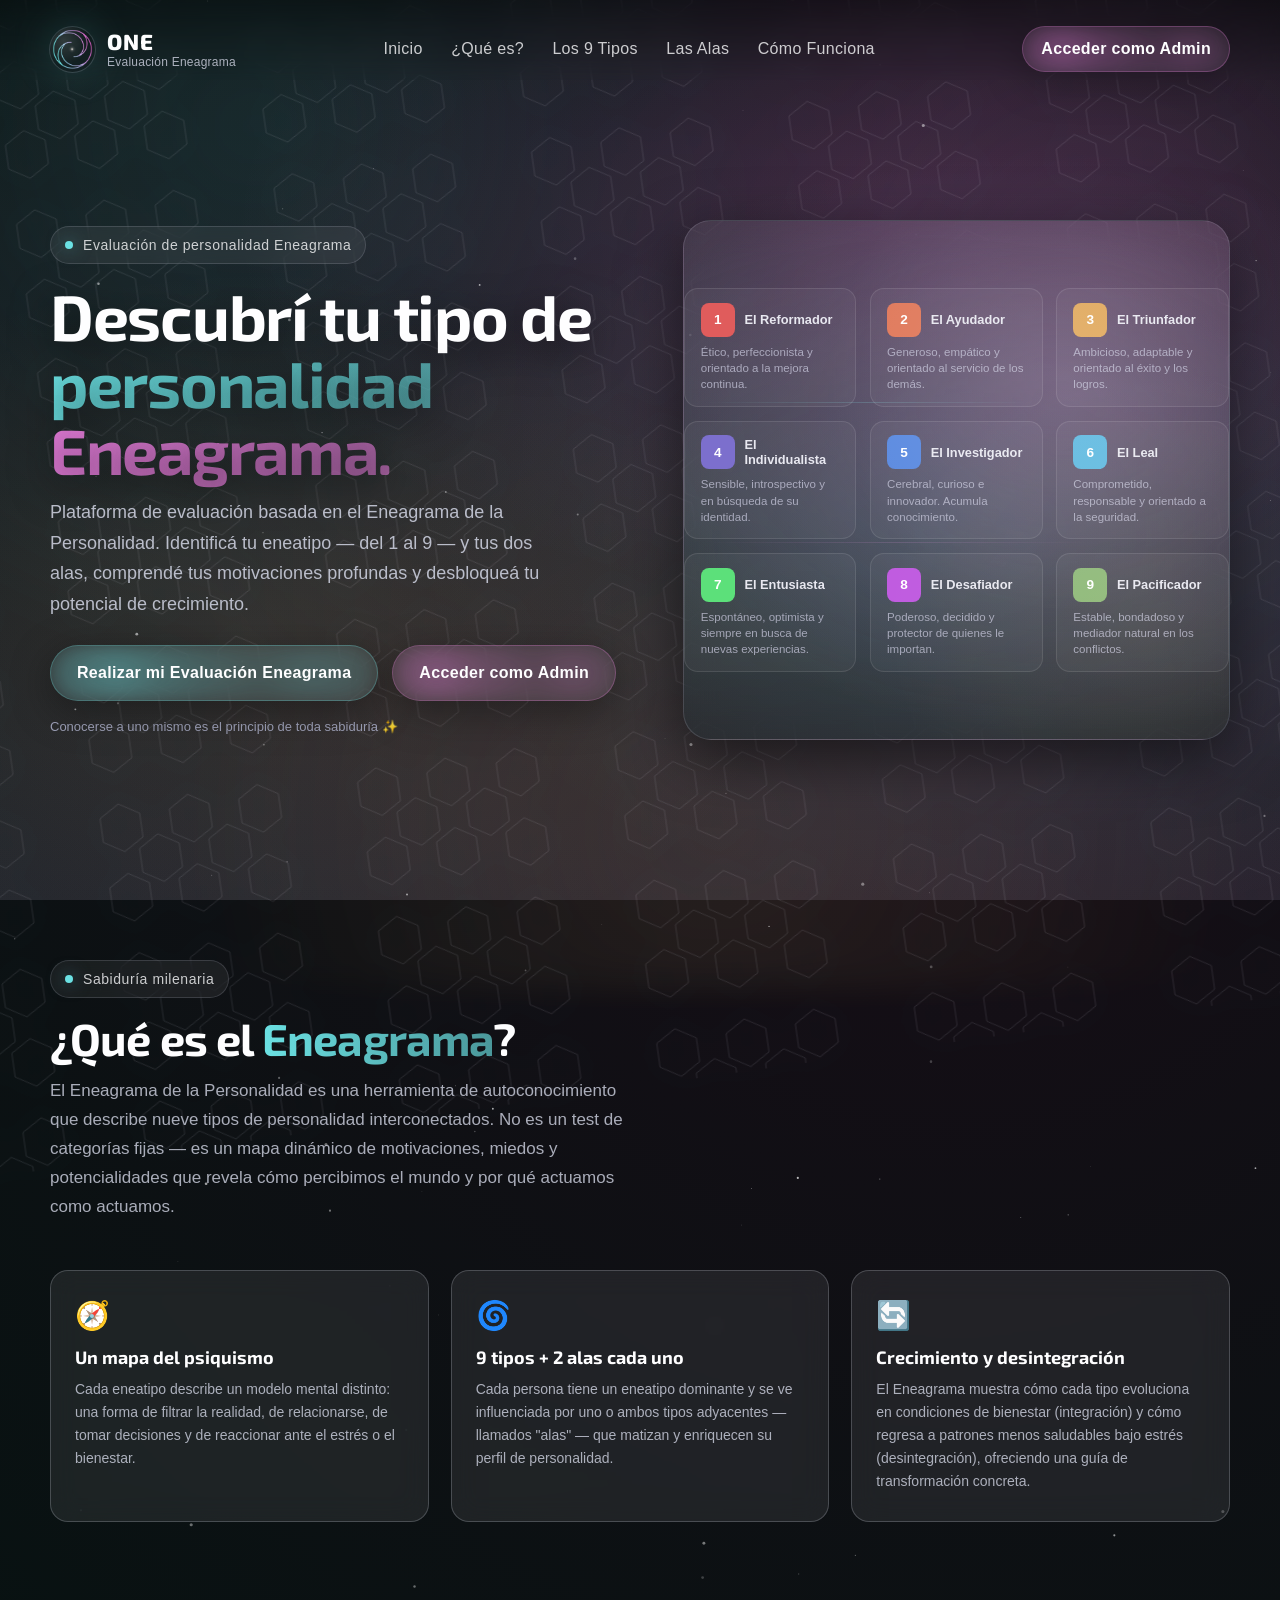
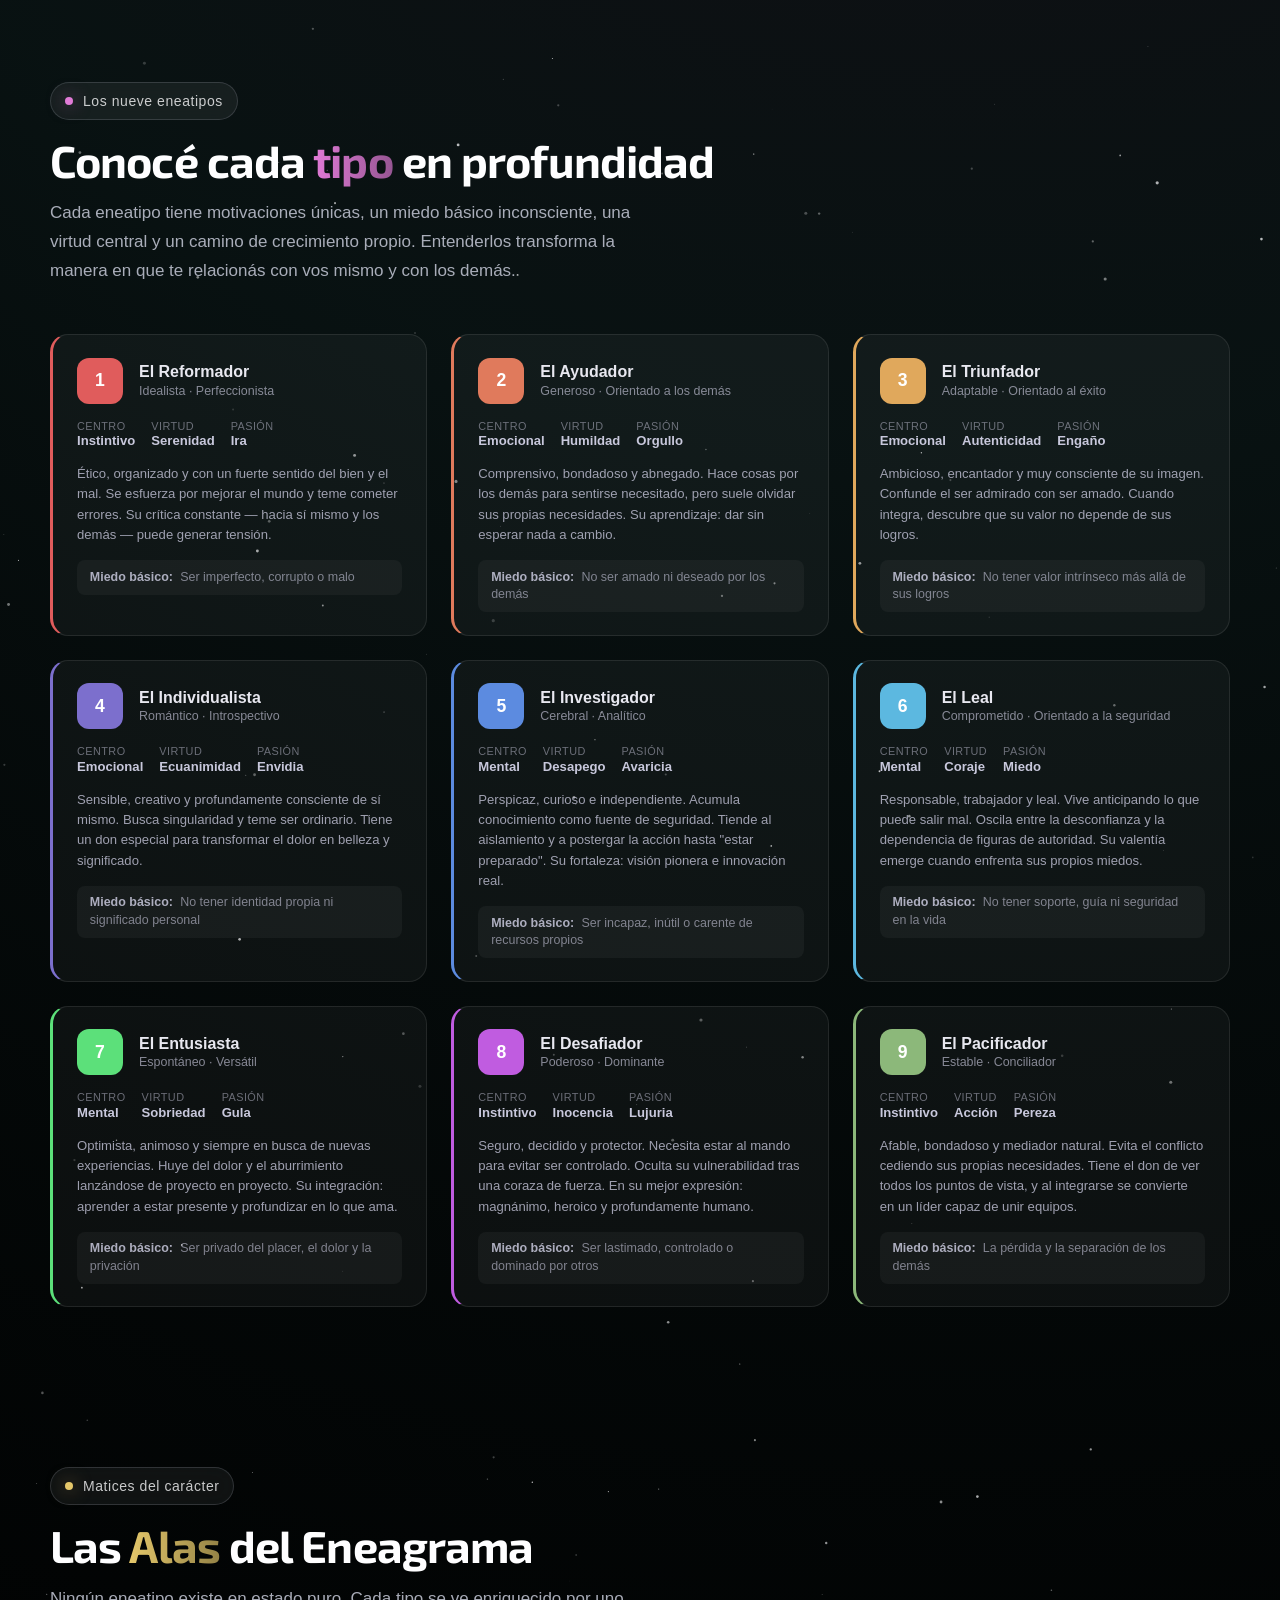
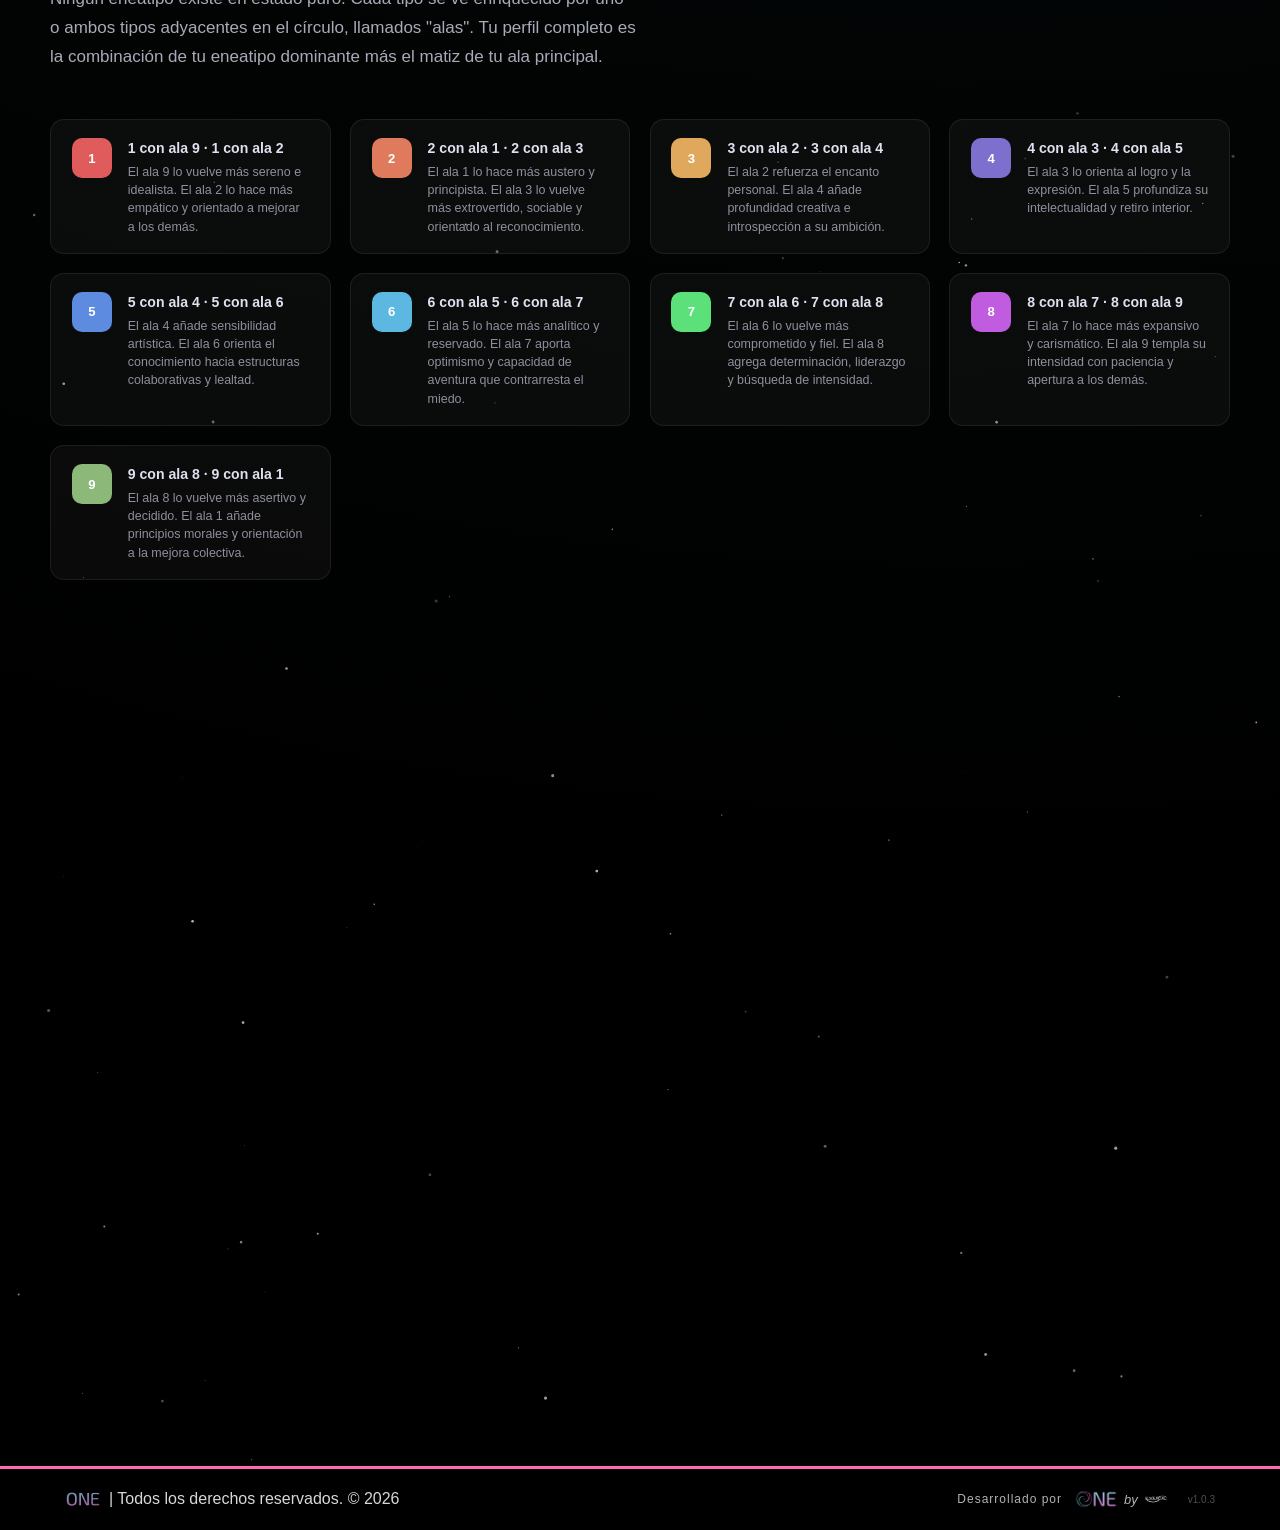
<file: index.html>
<!doctype html>
<html lang="es">
<head>
  <meta charset="utf-8" />
  <meta name="viewport" content="width=device-width, initial-scale=1" />
  <title>ONE — Plataforma de Evaluación Eneagrama</title>

  <!-- Favicon -->
  <link rel="icon" type="image/png" href="./img/favicon.png" sizes="32x32">
  <link rel="shortcut icon" href="./img/favicon.png" type="image/png">
  <link rel="apple-touch-icon" href="./img/favicon.png">

  <!-- EXO 2 -->
  <link rel="preconnect" href="https://fonts.googleapis.com">
  <link rel="preconnect" href="https://fonts.gstatic.com" crossorigin>
  <link href="https://fonts.googleapis.com/css2?family=Exo+2:wght@400;600;700;800&display=swap" rel="stylesheet">

  <!-- Estilos originales -->
  <link rel="stylesheet" href="./style.css">

  <!-- Scripts originales -->
  <script src="./Marca.js"></script>
  <script src="./js/auth.js"></script>
  <script src="./js/helpers.js"></script>

  <style>
    /* ── VARIABLES ENEAGRAMA ── */
    :root {
      --enea-1:  #e05c5c; /* Reformador   */
      --enea-2:  #e07a5c; /* Ayudador      */
      --enea-3:  #e0a85c; /* Triunfador    */
      --enea-4:  #7c6fcd; /* Individualista*/
      --enea-5:  #5c8be0; /* Investigador  */
      --enea-6:  #5cb8e0; /* Leal          */
      --enea-7:  #5ce07a; /* Entusiasta    */
      --enea-8:  #c05ce0; /* Desafiador    */
      --enea-9:  #8cb87a; /* Pacificador   */
      --grad-gold: linear-gradient(135deg, #f5c842, #e89a20);
    }

    /* Grilla de los 9 eneatipos en el hero */
    .enea-grid {
      display: grid;
      grid-template-columns: repeat(3, 1fr);
      gap: 0.85rem;
      width: 100%;
      max-width: 560px;
    }

    .enea-card {
      background: rgba(255,255,255,0.04);
      border: 1px solid rgba(255,255,255,0.10);
      border-radius: 14px;
      padding: 0.85rem 1rem;
      transition: transform .2s, box-shadow .2s;
      cursor: default;
    }
    .enea-card:hover {
      transform: translateY(-3px);
      box-shadow: 0 8px 28px rgba(0,0,0,.35);
    }

    .enea-top {
      display: flex;
      align-items: center;
      gap: 0.6rem;
      margin-bottom: 0.45rem;
    }

    .enea-ico {
      width: 34px;
      height: 34px;
      border-radius: 8px;
      display: flex;
      align-items: center;
      justify-content: center;
      font-weight: 800;
      font-size: .85rem;
      color: #fff;
      flex-shrink: 0;
    }

    /* Colores por número */
    .e1 { background: var(--enea-1); }
    .e2 { background: var(--enea-2); }
    .e3 { background: var(--enea-3); }
    .e4 { background: var(--enea-4); }
    .e5 { background: var(--enea-5); }
    .e6 { background: var(--enea-6); }
    .e7 { background: var(--enea-7); }
    .e8 { background: var(--enea-8); }
    .e9 { background: var(--enea-9); }

    .enea-title {
      font-size: .8rem;
      font-weight: 700;
      color: #e8e8f0;
      margin: 0;
      line-height: 1.2;
    }

    .enea-text {
      font-size: .72rem;
      color: rgba(200,200,220,.75);
      margin: 0;
      line-height: 1.4;
    }

    /* ── SECCIÓN TIPOS COMPLETA ── */
    .tipos-grid {
      display: grid;
      grid-template-columns: repeat(auto-fill, minmax(280px, 1fr));
      gap: 1.5rem;
      margin-top: 2.5rem;
    }

    .tipo-card {
      background: rgba(255,255,255,0.04);
      border: 1px solid rgba(255,255,255,0.09);
      border-radius: 18px;
      padding: 1.4rem 1.5rem;
      transition: transform .2s, box-shadow .2s;
    }
    .tipo-card:hover {
      transform: translateY(-4px);
      box-shadow: 0 12px 36px rgba(0,0,0,.4);
    }

    .tipo-header {
      display: flex;
      align-items: center;
      gap: 1rem;
      margin-bottom: 1rem;
    }

    .tipo-badge {
      width: 46px;
      height: 46px;
      border-radius: 12px;
      display: flex;
      align-items: center;
      justify-content: center;
      font-size: 1.1rem;
      font-weight: 800;
      color: #fff;
      flex-shrink: 0;
    }

    .tipo-name {
      font-size: 1rem;
      font-weight: 700;
      color: #e8e8f0;
      margin: 0 0 .15rem;
    }

    .tipo-aka {
      font-size: .78rem;
      color: rgba(200,200,220,.65);
      margin: 0;
    }

    .tipo-stats {
      display: flex;
      gap: 1rem;
      margin-bottom: 1rem;
    }

    .tipo-stat {
      display: flex;
      flex-direction: column;
      gap: .1rem;
    }

    .stat-label {
      font-size: .68rem;
      color: rgba(200,200,220,.5);
      text-transform: uppercase;
      letter-spacing: .04em;
    }

    .stat-val {
      font-size: .82rem;
      font-weight: 600;
      color: #c8c8dc;
    }

    .tipo-desc {
      font-size: .82rem;
      color: rgba(200,200,220,.78);
      line-height: 1.55;
      margin: 0 0 .9rem;
    }

    .tipo-fear {
      font-size: .78rem;
      color: rgba(200,200,220,.6);
      background: rgba(255,255,255,.04);
      border-radius: 8px;
      padding: .55rem .8rem;
      line-height: 1.4;
    }

    .tipo-fear .fear-label {
      font-weight: 700;
      color: rgba(200,200,220,.85);
      margin-right: .3em;
    }

    /* Colores borde lateral por tipo */
    .tipo-card.t1 { border-left: 3px solid var(--enea-1); }
    .tipo-card.t2 { border-left: 3px solid var(--enea-2); }
    .tipo-card.t3 { border-left: 3px solid var(--enea-3); }
    .tipo-card.t4 { border-left: 3px solid var(--enea-4); }
    .tipo-card.t5 { border-left: 3px solid var(--enea-5); }
    .tipo-card.t6 { border-left: 3px solid var(--enea-6); }
    .tipo-card.t7 { border-left: 3px solid var(--enea-7); }
    .tipo-card.t8 { border-left: 3px solid var(--enea-8); }
    .tipo-card.t9 { border-left: 3px solid var(--enea-9); }

    /* ── ALAS ── */
    .alas-grid {
      display: grid;
      grid-template-columns: repeat(auto-fill, minmax(260px, 1fr));
      gap: 1.2rem;
      margin-top: 2rem;
    }

    .ala-card {
      background: rgba(255,255,255,0.04);
      border: 1px solid rgba(255,255,255,0.08);
      border-radius: 14px;
      padding: 1.1rem 1.3rem;
      display: flex;
      gap: 1rem;
      align-items: flex-start;
    }

    .ala-badge {
      width: 40px;
      height: 40px;
      border-radius: 10px;
      display: flex;
      align-items: center;
      justify-content: center;
      font-size: .82rem;
      font-weight: 800;
      color: #fff;
      flex-shrink: 0;
    }

    .ala-info .ala-name {
      font-size: .88rem;
      font-weight: 700;
      color: #e0e0f0;
      margin: 0 0 .3rem;
    }

    .ala-info p {
      font-size: .78rem;
      color: rgba(200,200,220,.7);
      margin: 0;
      line-height: 1.45;
    }

    /* responsive hero grid */
    @media (max-width: 640px) {
      .enea-grid {
        grid-template-columns: repeat(2, 1fr);
      }
    }
  </style>
</head>

<body>
  <!-- Background (idéntico al original) -->
  <div class="bg" aria-hidden="true">
    <canvas id="stars"></canvas>
    <div class="hex"></div>
  </div>

  <div class="wrap">

    <!-- ══════════════════════════════════════
         HEADER
         ══════════════════════════════════════ -->
    <header id="header">
      <div class="nav">
        <div class="brand" aria-label="Marca ONE">
          <div class="mark" aria-hidden="true"></div>
          <div>
            <div class="name">ONE</div>
            <span class="sub">Evaluación Eneagrama</span>
          </div>
        </div>

        <nav aria-label="Navegación principal">
          <a href="#inicio">Inicio</a>
          <a href="#que-es">¿Qué es?</a>
          <a href="#los-9-tipos">Los 9 Tipos</a>
          <a href="#alas">Las Alas</a>
          <a href="#como-funciona">Cómo Funciona</a>
        </nav>

        <div class="header-cta">
          <a class="btn-link" onclick="openLoginModal('admin')" href="#"><span>Acceder como Admin</span></a>
        </div>
      </div>
    </header>

    <!-- ══════════════════════════════════════
         HERO
         ══════════════════════════════════════ -->
    <main>
      <section class="hero" id="inicio">
        <div class="copy">
          <div class="eyebrow">
            <span class="dot" aria-hidden="true"></span>
            Evaluación de personalidad Eneagrama
          </div>

          <h1>
            Descubrí tu tipo de<br />
            <span class="grad-cyan">personalidad</span> <span class="grad-pink">Eneagrama.</span>
          </h1>

          <p class="lead">
            Plataforma de evaluación basada en el Eneagrama de la Personalidad.
            Identificá tu eneatipo — del 1 al 9 — y tus dos alas, comprendé tus
            motivaciones profundas y desbloqueá tu potencial de crecimiento.
          </p>

          <div class="cta">
            <a class="btn primary" onclick="openLoginModal('user')" href="#"><span>Realizar mi Evaluación Eneagrama</span></a>
            <a class="btn secondary" onclick="openLoginModal('admin')" href="#"><span>Acceder como Admin</span></a>
          </div>

          <div class="hint">
            Conocerse a uno mismo es el principio de toda sabiduría ✨
          </div>
        </div>

        <div class="visual" id="visual">
          <div class="hud" aria-hidden="true"></div>

          <div class="enea-grid">
            <!-- Tipo 1 -->
            <article class="enea-card">
              <div class="enea-top">
                <div class="enea-ico e1" aria-hidden="true">1</div>
                <h3 class="enea-title">El Reformador</h3>
              </div>
              <p class="enea-text">Ético, perfeccionista y orientado a la mejora continua.</p>
            </article>

            <!-- Tipo 2 -->
            <article class="enea-card">
              <div class="enea-top">
                <div class="enea-ico e2" aria-hidden="true">2</div>
                <h3 class="enea-title">El Ayudador</h3>
              </div>
              <p class="enea-text">Generoso, empático y orientado al servicio de los demás.</p>
            </article>

            <!-- Tipo 3 -->
            <article class="enea-card">
              <div class="enea-top">
                <div class="enea-ico e3" aria-hidden="true">3</div>
                <h3 class="enea-title">El Triunfador</h3>
              </div>
              <p class="enea-text">Ambicioso, adaptable y orientado al éxito y los logros.</p>
            </article>

            <!-- Tipo 4 -->
            <article class="enea-card">
              <div class="enea-top">
                <div class="enea-ico e4" aria-hidden="true">4</div>
                <h3 class="enea-title">El Individualista</h3>
              </div>
              <p class="enea-text">Sensible, introspectivo y en búsqueda de su identidad.</p>
            </article>

            <!-- Tipo 5 -->
            <article class="enea-card">
              <div class="enea-top">
                <div class="enea-ico e5" aria-hidden="true">5</div>
                <h3 class="enea-title">El Investigador</h3>
              </div>
              <p class="enea-text">Cerebral, curioso e innovador. Acumula conocimiento.</p>
            </article>

            <!-- Tipo 6 -->
            <article class="enea-card">
              <div class="enea-top">
                <div class="enea-ico e6" aria-hidden="true">6</div>
                <h3 class="enea-title">El Leal</h3>
              </div>
              <p class="enea-text">Comprometido, responsable y orientado a la seguridad.</p>
            </article>

            <!-- Tipo 7 -->
            <article class="enea-card">
              <div class="enea-top">
                <div class="enea-ico e7" aria-hidden="true">7</div>
                <h3 class="enea-title">El Entusiasta</h3>
              </div>
              <p class="enea-text">Espontáneo, optimista y siempre en busca de nuevas experiencias.</p>
            </article>

            <!-- Tipo 8 -->
            <article class="enea-card">
              <div class="enea-top">
                <div class="enea-ico e8" aria-hidden="true">8</div>
                <h3 class="enea-title">El Desafiador</h3>
              </div>
              <p class="enea-text">Poderoso, decidido y protector de quienes le importan.</p>
            </article>

            <!-- Tipo 9 -->
            <article class="enea-card">
              <div class="enea-top">
                <div class="enea-ico e9" aria-hidden="true">9</div>
                <h3 class="enea-title">El Pacificador</h3>
              </div>
              <p class="enea-text">Estable, bondadoso y mediador natural en los conflictos.</p>
            </article>
          </div>
        </div>
      </section>

      <!-- ══════════════════════════════════════
           SECCIÓN: ¿QUÉ ES EL ENEAGRAMA?
           ══════════════════════════════════════ -->
      <section class="section" id="que-es">
        <div class="section-container">
          <div class="section-header">
            <div class="eyebrow">
              <span class="dot" aria-hidden="true"></span>
              Sabiduría milenaria
            </div>
            <h2 class="section-title">
              ¿Qué es el <span class="grad-cyan">Eneagrama</span>?
            </h2>
            <p class="section-lead">
              El Eneagrama de la Personalidad es una herramienta de autoconocimiento que
              describe nueve tipos de personalidad interconectados. No es un test de
              categorías fijas — es un mapa dinámico de motivaciones, miedos y potencialidades
              que revela cómo percibimos el mundo y por qué actuamos como actuamos.
            </p>
          </div>

          <div class="info-grid">
            <article class="info-card">
              <div class="info-icon">🧭</div>
              <h3 class="info-title">Un mapa del psiquismo</h3>
              <p class="info-text">
                Cada eneatipo describe un modelo mental distinto: una forma de filtrar
                la realidad, de relacionarse, de tomar decisiones y de reaccionar ante
                el estrés o el bienestar.
              </p>
            </article>

            <article class="info-card">
              <div class="info-icon">🌀</div>
              <h3 class="info-title">9 tipos + 2 alas cada uno</h3>
              <p class="info-text">
                Cada persona tiene un eneatipo dominante y se ve influenciada por uno o
                ambos tipos adyacentes — llamados "alas" — que matizan y enriquecen su
                perfil de personalidad.
              </p>
            </article>

            <article class="info-card">
              <div class="info-icon">🔄</div>
              <h3 class="info-title">Crecimiento y desintegración</h3>
              <p class="info-text">
                El Eneagrama muestra cómo cada tipo evoluciona en condiciones de bienestar
                (integración) y cómo regresa a patrones menos saludables bajo estrés
                (desintegración), ofreciendo una guía de transformación concreta.
              </p>
            </article>
          </div>
        </div>
      </section>

      <!-- ══════════════════════════════════════
           SECCIÓN: LOS 9 TIPOS
           ══════════════════════════════════════ -->
      <section class="section" id="los-9-tipos">
        <div class="section-container">
          <div class="section-header">
            <div class="eyebrow">
              <span class="dot dot-pink" aria-hidden="true"></span>
              Los nueve eneatipos
            </div>
            <h2 class="section-title">
              Conocé cada <span class="grad-pink">tipo</span> en profundidad
            </h2>
            <p class="section-lead">
              Cada eneatipo tiene motivaciones únicas, un miedo básico inconsciente,
              una virtud central y un camino de crecimiento propio.
              Entenderlos transforma la manera en que te relacionás con vos mismo y con los demás.
            </p>
          </div>

          <div class="tipos-grid">

            <!-- TIPO 1 -->
            <article class="tipo-card t1">
              <div class="tipo-header">
                <div class="tipo-badge e1">1</div>
                <div>
                  <h3 class="tipo-name">El Reformador</h3>
                  <p class="tipo-aka">Idealista · Perfeccionista</p>
                </div>
              </div>
              <div class="tipo-stats">
                <div class="tipo-stat">
                  <span class="stat-label">Centro</span>
                  <span class="stat-val">Instintivo</span>
                </div>
                <div class="tipo-stat">
                  <span class="stat-label">Virtud</span>
                  <span class="stat-val">Serenidad</span>
                </div>
                <div class="tipo-stat">
                  <span class="stat-label">Pasión</span>
                  <span class="stat-val">Ira</span>
                </div>
              </div>
              <p class="tipo-desc">
                Ético, organizado y con un fuerte sentido del bien y el mal.
                Se esfuerza por mejorar el mundo y teme cometer errores.
                Su crítica constante — hacia sí mismo y los demás — puede generar tensión.
              </p>
              <div class="tipo-fear">
                <span class="fear-label">Miedo básico:</span>
                Ser imperfecto, corrupto o malo
              </div>
            </article>

            <!-- TIPO 2 -->
            <article class="tipo-card t2">
              <div class="tipo-header">
                <div class="tipo-badge e2">2</div>
                <div>
                  <h3 class="tipo-name">El Ayudador</h3>
                  <p class="tipo-aka">Generoso · Orientado a los demás</p>
                </div>
              </div>
              <div class="tipo-stats">
                <div class="tipo-stat">
                  <span class="stat-label">Centro</span>
                  <span class="stat-val">Emocional</span>
                </div>
                <div class="tipo-stat">
                  <span class="stat-label">Virtud</span>
                  <span class="stat-val">Humildad</span>
                </div>
                <div class="tipo-stat">
                  <span class="stat-label">Pasión</span>
                  <span class="stat-val">Orgullo</span>
                </div>
              </div>
              <p class="tipo-desc">
                Comprensivo, bondadoso y abnegado. Hace cosas por los demás para
                sentirse necesitado, pero suele olvidar sus propias necesidades.
                Su aprendizaje: dar sin esperar nada a cambio.
              </p>
              <div class="tipo-fear">
                <span class="fear-label">Miedo básico:</span>
                No ser amado ni deseado por los demás
              </div>
            </article>

            <!-- TIPO 3 -->
            <article class="tipo-card t3">
              <div class="tipo-header">
                <div class="tipo-badge e3">3</div>
                <div>
                  <h3 class="tipo-name">El Triunfador</h3>
                  <p class="tipo-aka">Adaptable · Orientado al éxito</p>
                </div>
              </div>
              <div class="tipo-stats">
                <div class="tipo-stat">
                  <span class="stat-label">Centro</span>
                  <span class="stat-val">Emocional</span>
                </div>
                <div class="tipo-stat">
                  <span class="stat-label">Virtud</span>
                  <span class="stat-val">Autenticidad</span>
                </div>
                <div class="tipo-stat">
                  <span class="stat-label">Pasión</span>
                  <span class="stat-val">Engaño</span>
                </div>
              </div>
              <p class="tipo-desc">
                Ambicioso, encantador y muy consciente de su imagen. Confunde el
                ser admirado con ser amado. Cuando integra, descubre que su valor
                no depende de sus logros.
              </p>
              <div class="tipo-fear">
                <span class="fear-label">Miedo básico:</span>
                No tener valor intrínseco más allá de sus logros
              </div>
            </article>

            <!-- TIPO 4 -->
            <article class="tipo-card t4">
              <div class="tipo-header">
                <div class="tipo-badge e4">4</div>
                <div>
                  <h3 class="tipo-name">El Individualista</h3>
                  <p class="tipo-aka">Romántico · Introspectivo</p>
                </div>
              </div>
              <div class="tipo-stats">
                <div class="tipo-stat">
                  <span class="stat-label">Centro</span>
                  <span class="stat-val">Emocional</span>
                </div>
                <div class="tipo-stat">
                  <span class="stat-label">Virtud</span>
                  <span class="stat-val">Ecuanimidad</span>
                </div>
                <div class="tipo-stat">
                  <span class="stat-label">Pasión</span>
                  <span class="stat-val">Envidia</span>
                </div>
              </div>
              <p class="tipo-desc">
                Sensible, creativo y profundamente consciente de sí mismo. Busca
                singularidad y teme ser ordinario. Tiene un don especial para
                transformar el dolor en belleza y significado.
              </p>
              <div class="tipo-fear">
                <span class="fear-label">Miedo básico:</span>
                No tener identidad propia ni significado personal
              </div>
            </article>

            <!-- TIPO 5 -->
            <article class="tipo-card t5">
              <div class="tipo-header">
                <div class="tipo-badge e5">5</div>
                <div>
                  <h3 class="tipo-name">El Investigador</h3>
                  <p class="tipo-aka">Cerebral · Analítico</p>
                </div>
              </div>
              <div class="tipo-stats">
                <div class="tipo-stat">
                  <span class="stat-label">Centro</span>
                  <span class="stat-val">Mental</span>
                </div>
                <div class="tipo-stat">
                  <span class="stat-label">Virtud</span>
                  <span class="stat-val">Desapego</span>
                </div>
                <div class="tipo-stat">
                  <span class="stat-label">Pasión</span>
                  <span class="stat-val">Avaricia</span>
                </div>
              </div>
              <p class="tipo-desc">
                Perspicaz, curioso e independiente. Acumula conocimiento como fuente
                de seguridad. Tiende al aislamiento y a postergar la acción hasta
                "estar preparado". Su fortaleza: visión pionera e innovación real.
              </p>
              <div class="tipo-fear">
                <span class="fear-label">Miedo básico:</span>
                Ser incapaz, inútil o carente de recursos propios
              </div>
            </article>

            <!-- TIPO 6 -->
            <article class="tipo-card t6">
              <div class="tipo-header">
                <div class="tipo-badge e6">6</div>
                <div>
                  <h3 class="tipo-name">El Leal</h3>
                  <p class="tipo-aka">Comprometido · Orientado a la seguridad</p>
                </div>
              </div>
              <div class="tipo-stats">
                <div class="tipo-stat">
                  <span class="stat-label">Centro</span>
                  <span class="stat-val">Mental</span>
                </div>
                <div class="tipo-stat">
                  <span class="stat-label">Virtud</span>
                  <span class="stat-val">Coraje</span>
                </div>
                <div class="tipo-stat">
                  <span class="stat-label">Pasión</span>
                  <span class="stat-val">Miedo</span>
                </div>
              </div>
              <p class="tipo-desc">
                Responsable, trabajador y leal. Vive anticipando lo que puede salir
                mal. Oscila entre la desconfianza y la dependencia de figuras de
                autoridad. Su valentía emerge cuando enfrenta sus propios miedos.
              </p>
              <div class="tipo-fear">
                <span class="fear-label">Miedo básico:</span>
                No tener soporte, guía ni seguridad en la vida
              </div>
            </article>

            <!-- TIPO 7 -->
            <article class="tipo-card t7">
              <div class="tipo-header">
                <div class="tipo-badge e7">7</div>
                <div>
                  <h3 class="tipo-name">El Entusiasta</h3>
                  <p class="tipo-aka">Espontáneo · Versátil</p>
                </div>
              </div>
              <div class="tipo-stats">
                <div class="tipo-stat">
                  <span class="stat-label">Centro</span>
                  <span class="stat-val">Mental</span>
                </div>
                <div class="tipo-stat">
                  <span class="stat-label">Virtud</span>
                  <span class="stat-val">Sobriedad</span>
                </div>
                <div class="tipo-stat">
                  <span class="stat-label">Pasión</span>
                  <span class="stat-val">Gula</span>
                </div>
              </div>
              <p class="tipo-desc">
                Optimista, animoso y siempre en busca de nuevas experiencias. Huye
                del dolor y el aburrimiento lanzándose de proyecto en proyecto.
                Su integración: aprender a estar presente y profundizar en lo que ama.
              </p>
              <div class="tipo-fear">
                <span class="fear-label">Miedo básico:</span>
                Ser privado del placer, el dolor y la privación
              </div>
            </article>

            <!-- TIPO 8 -->
            <article class="tipo-card t8">
              <div class="tipo-header">
                <div class="tipo-badge e8">8</div>
                <div>
                  <h3 class="tipo-name">El Desafiador</h3>
                  <p class="tipo-aka">Poderoso · Dominante</p>
                </div>
              </div>
              <div class="tipo-stats">
                <div class="tipo-stat">
                  <span class="stat-label">Centro</span>
                  <span class="stat-val">Instintivo</span>
                </div>
                <div class="tipo-stat">
                  <span class="stat-label">Virtud</span>
                  <span class="stat-val">Inocencia</span>
                </div>
                <div class="tipo-stat">
                  <span class="stat-label">Pasión</span>
                  <span class="stat-val">Lujuria</span>
                </div>
              </div>
              <p class="tipo-desc">
                Seguro, decidido y protector. Necesita estar al mando para evitar ser
                controlado. Oculta su vulnerabilidad tras una coraza de fuerza. En
                su mejor expresión: magnánimo, heroico y profundamente humano.
              </p>
              <div class="tipo-fear">
                <span class="fear-label">Miedo básico:</span>
                Ser lastimado, controlado o dominado por otros
              </div>
            </article>

            <!-- TIPO 9 -->
            <article class="tipo-card t9">
              <div class="tipo-header">
                <div class="tipo-badge e9">9</div>
                <div>
                  <h3 class="tipo-name">El Pacificador</h3>
                  <p class="tipo-aka">Estable · Conciliador</p>
                </div>
              </div>
              <div class="tipo-stats">
                <div class="tipo-stat">
                  <span class="stat-label">Centro</span>
                  <span class="stat-val">Instintivo</span>
                </div>
                <div class="tipo-stat">
                  <span class="stat-label">Virtud</span>
                  <span class="stat-val">Acción</span>
                </div>
                <div class="tipo-stat">
                  <span class="stat-label">Pasión</span>
                  <span class="stat-val">Pereza</span>
                </div>
              </div>
              <p class="tipo-desc">
                Afable, bondadoso y mediador natural. Evita el conflicto cediendo
                sus propias necesidades. Tiene el don de ver todos los puntos de
                vista, y al integrarse se convierte en un líder capaz de unir equipos.
              </p>
              <div class="tipo-fear">
                <span class="fear-label">Miedo básico:</span>
                La pérdida y la separación de los demás
              </div>
            </article>

          </div>
        </div>
      </section>

      <!-- ══════════════════════════════════════
           SECCIÓN: LAS ALAS
           ══════════════════════════════════════ -->
      <section class="section" id="alas">
        <div class="section-container">
          <div class="section-header">
            <div class="eyebrow">
              <span class="dot dot-gold" aria-hidden="true"></span>
              Matices del carácter
            </div>
            <h2 class="section-title">
              Las <span class="grad-gold">Alas</span> del Eneagrama
            </h2>
            <p class="section-lead">
              Ningún eneatipo existe en estado puro. Cada tipo se ve enriquecido por uno o
              ambos tipos adyacentes en el círculo, llamados "alas". Tu perfil completo es
              la combinación de tu eneatipo dominante más el matiz de tu ala principal.
            </p>
          </div>

          <div class="alas-grid">

            <article class="ala-card">
              <div class="ala-badge e1">1</div>
              <div class="ala-info">
                <p class="ala-name">1 con ala 9 · 1 con ala 2</p>
                <p>El ala 9 lo vuelve más sereno e idealista. El ala 2 lo hace más empático y orientado a mejorar a los demás.</p>
              </div>
            </article>

            <article class="ala-card">
              <div class="ala-badge e2">2</div>
              <div class="ala-info">
                <p class="ala-name">2 con ala 1 · 2 con ala 3</p>
                <p>El ala 1 lo hace más austero y principista. El ala 3 lo vuelve más extrovertido, sociable y orientado al reconocimiento.</p>
              </div>
            </article>

            <article class="ala-card">
              <div class="ala-badge e3">3</div>
              <div class="ala-info">
                <p class="ala-name">3 con ala 2 · 3 con ala 4</p>
                <p>El ala 2 refuerza el encanto personal. El ala 4 añade profundidad creativa e introspección a su ambición.</p>
              </div>
            </article>

            <article class="ala-card">
              <div class="ala-badge e4">4</div>
              <div class="ala-info">
                <p class="ala-name">4 con ala 3 · 4 con ala 5</p>
                <p>El ala 3 lo orienta al logro y la expresión. El ala 5 profundiza su intelectualidad y retiro interior.</p>
              </div>
            </article>

            <article class="ala-card">
              <div class="ala-badge e5">5</div>
              <div class="ala-info">
                <p class="ala-name">5 con ala 4 · 5 con ala 6</p>
                <p>El ala 4 añade sensibilidad artística. El ala 6 orienta el conocimiento hacia estructuras colaborativas y lealtad.</p>
              </div>
            </article>

            <article class="ala-card">
              <div class="ala-badge e6">6</div>
              <div class="ala-info">
                <p class="ala-name">6 con ala 5 · 6 con ala 7</p>
                <p>El ala 5 lo hace más analítico y reservado. El ala 7 aporta optimismo y capacidad de aventura que contrarresta el miedo.</p>
              </div>
            </article>

            <article class="ala-card">
              <div class="ala-badge e7">7</div>
              <div class="ala-info">
                <p class="ala-name">7 con ala 6 · 7 con ala 8</p>
                <p>El ala 6 lo vuelve más comprometido y fiel. El ala 8 agrega determinación, liderazgo y búsqueda de intensidad.</p>
              </div>
            </article>

            <article class="ala-card">
              <div class="ala-badge e8">8</div>
              <div class="ala-info">
                <p class="ala-name">8 con ala 7 · 8 con ala 9</p>
                <p>El ala 7 lo hace más expansivo y carismático. El ala 9 templa su intensidad con paciencia y apertura a los demás.</p>
              </div>
            </article>

            <article class="ala-card">
              <div class="ala-badge e9">9</div>
              <div class="ala-info">
                <p class="ala-name">9 con ala 8 · 9 con ala 1</p>
                <p>El ala 8 lo vuelve más asertivo y decidido. El ala 1 añade principios morales y orientación a la mejora colectiva.</p>
              </div>
            </article>

          </div>
        </div>
      </section>

      <!-- ══════════════════════════════════════
           SECCIÓN: CÓMO FUNCIONA
           ══════════════════════════════════════ -->
      <section class="section" id="como-funciona">
        <div class="section-container">
          <div class="section-header">
            <div class="eyebrow">
              <span class="dot dot-gold" aria-hidden="true"></span>
              Simple y profundo
            </div>
            <h2 class="section-title">
              ¿Cómo funciona la <span class="grad-gold">evaluación</span>?
            </h2>
            <p class="section-lead">
              El test Eneagrama se completa en 10-15 minutos y genera un informe detallado
              con tu eneatipo dominante, tus dos alas posibles, tus direcciones de integración
              y desintegración, y recomendaciones de crecimiento personalizadas.
            </p>
          </div>

          <div class="steps-grid">
            <article class="step-card">
              <div class="step-number">01</div>
              <h3 class="step-title">Recibís tu acceso</h3>
              <p class="step-text">
                Tu administrador te crea un usuario y contraseña para ingresar a la plataforma de forma segura.
              </p>
            </article>

            <div class="step-connector" aria-hidden="true"></div>

            <article class="step-card">
              <div class="step-number">02</div>
              <h3 class="step-title">Completás el test</h3>
              <p class="step-text">
                Respondés una serie de afirmaciones sobre tus motivaciones y comportamientos naturales. Sin respuestas correctas ni incorrectas.
              </p>
            </article>

            <div class="step-connector" aria-hidden="true"></div>

            <article class="step-card">
              <div class="step-number">03</div>
              <h3 class="step-title">Obtenés tu informe</h3>
              <p class="step-text">
                Se genera tu perfil Eneagrama completo: eneatipo dominante, alas, direcciones de crecimiento y áreas de desarrollo.
              </p>
            </article>
          </div>

          <div class="cta-center">
            <a class="btn primary" onclick="openLoginModal('user')" href="#">
              <span>Comenzar mi Evaluación Eneagrama</span>
            </a>
          </div>
        </div>
      </section>
    </main>

<!-- FOOTER (idéntico al original) -->
    <footer class="premium-footer">
      <div class="footer-container">
        <div class="footer-left">
          <img src="./img/one-logoletra.png" alt="ONE" class="footer-logo-letra">
          <span> | Todos los derechos reservados. © 2026</span>
        </div>

        <div class="footer-right">
          <span class="developed-txt">Desarrollado por</span>
          <a href="https://escencialconsultora.com.ar/" target="_blank" class="dev-link" title="Ir a Escencial">
            <img src="./img/one-logocolor.png" alt="ONE" class="dev-logo-one">
            <span class="by-txt">by</span>
            <img src="./img/escencial-logoblanco.png" alt="Escencial" class="dev-logo-escencial">
          </a>
          <span style="font-size:10px;opacity:0.3;margin-left:8px;">v1.0.3</span>
        </div>
      </div>
    </footer>
  </div>

  <!-- ══════════════════════════════════════
       MODAL DE LOGIN (idéntico al original)
       ══════════════════════════════════════ -->
  <div id="loginModal" class="login-modal">
    <div class="login-card">
      <button class="login-close" onclick="closeLoginModal()">×</button>

      <div class="login-logo">
        <img src="./img/escencial-logoblanco.png" alt="Logo Eneagrama">
      </div>

      <h2 class="login-title">Iniciar Sesión</h2>
      <p class="login-subtitle">Evaluación Eneagrama</p>

      <span id="modeBadge" class="mode-badge mode-user">Usuario</span>

      <div id="alertContainer"></div>

      <form id="loginForm">
        <div class="form-group">
          <label class="form-label" for="usuario">Usuario</label>
          <input type="text" id="usuario" class="form-input" placeholder="Ingresa tu usuario" required>
        </div>

        <div class="form-group">
          <label class="form-label" for="password">Contraseña</label>
          <input type="password" id="password" class="form-input" placeholder="Ingresa tu contraseña" required>
        </div>

        <button type="submit" class="btn-login">Ingresar</button>
      </form>

      <div id="loadingContainer" class="hidden loading-text">
        Verificando credenciales...
      </div>

      <div class="switch-mode">
        <button type="button" id="switchModeBtn" onclick="toggleMode()">
          ¿Eres administrador? Ingresa aquí
        </button>
      </div>
    </div>
  </div>

  <!-- ══════════════════════════════════════
       SCRIPTS (idénticos al original)
       ══════════════════════════════════════ -->
  <script>
    document.addEventListener('DOMContentLoaded', () => {
      // Header scroll
      const header = document.getElementById('header');
      const onScroll = () => {
        if (window.scrollY > 10) header.classList.add('scrolled');
        else header.classList.remove('scrolled');
      };
      onScroll();
      window.addEventListener('scroll', onScroll, { passive: true });

      // Canvas stars
      const canvas = document.getElementById('stars');
      const ctx = canvas.getContext('2d', { alpha: true });
      let W = 0, H = 0, DPR = Math.min(window.devicePixelRatio || 1, 2);
      let stars = [];

      function resize(){
        W = window.innerWidth;
        H = document.documentElement.scrollHeight;
        DPR = Math.min(window.devicePixelRatio || 1, 2);
        canvas.width = Math.floor(W * DPR);
        canvas.height = Math.floor(H * DPR);
        canvas.style.width = W + 'px';
        canvas.style.height = H + 'px';
        ctx.setTransform(DPR, 0, 0, DPR, 0, 0);

        const count = Math.floor(160 * (W * H) / (1200 * 700));
        stars = Array.from({length: Math.max(100, Math.min(300, count))}, () => ({
          x: Math.random()*W,
          y: Math.random()*H,
          r: Math.random()*1.35 + 0.25,
          a: Math.random()*0.6 + 0.15,
          vx: (Math.random()-0.5)*0.06,
          vy: (Math.random()-0.5)*0.06,
          tw: Math.random()*0.012 + 0.003
        }));
      }

      function draw(){
        ctx.clearRect(0, 0, W, H);
        const g = ctx.createRadialGradient(W*0.75, H*0.15, 0, W*0.75, H*0.15, Math.max(W,H)*0.8);
        g.addColorStop(0, 'rgba(225,123,215,0.10)');
        g.addColorStop(0.35, 'rgba(107,225,227,0.08)');
        g.addColorStop(1, 'rgba(0,0,0,0)');
        ctx.fillStyle = g;
        ctx.fillRect(0,0,W,H);

        for(const s of stars){
          s.x += s.vx;
          s.y += s.vy;
          if(s.x < -10) s.x = W + 10;
          if(s.x > W + 10) s.x = -10;
          if(s.y < -10) s.y = H + 10;
          if(s.y > H + 10) s.y = -10;
          s.a += Math.sin((s.x + s.y) * 0.002) * s.tw;
          const alpha = Math.max(0.08, Math.min(0.85, s.a));
          ctx.beginPath();
          ctx.arc(s.x, s.y, s.r, 0, Math.PI*2);
          ctx.fillStyle = `rgba(254,254,255,${alpha})`;
          ctx.fill();
        }
        requestAnimationFrame(draw);
      }

      resize();
      draw();
      window.addEventListener('resize', resize);

      // Scroll reveal
      const observer = new IntersectionObserver((entries) => {
        entries.forEach(e => {
          if (e.isIntersecting) {
            e.target.classList.add('visible');
            observer.unobserve(e.target);
          }
        });
      }, { threshold: 0.15 });

      document.querySelectorAll('.section').forEach(s => observer.observe(s));

      // Auth redirect
      if (typeof Auth !== 'undefined' && Auth.isAuthenticated()) {
        Auth.redirectToDashboard();
      }
    });

    // ── LOGIN MODAL ──
    let currentMode = 'user';

    function openLoginModal(mode) {
      currentMode = mode || 'user';
      const modal = document.getElementById('loginModal');
      const badge = document.getElementById('modeBadge');
      const switchBtn = document.getElementById('switchModeBtn');

      if (currentMode === 'admin') {
        badge.textContent = 'Administrador';
        badge.className = 'mode-badge mode-admin';
        switchBtn.textContent = '¿Eres usuario? Ingresa aquí';
      } else {
        badge.textContent = 'Usuario';
        badge.className = 'mode-badge mode-user';
        switchBtn.textContent = '¿Eres administrador? Ingresa aquí';
      }

      document.getElementById('alertContainer').innerHTML = '';
      document.getElementById('usuario').value = '';
      document.getElementById('password').value = '';
      modal.classList.add('active');
    }

    function closeLoginModal() {
      document.getElementById('loginModal').classList.remove('active');
    }

    function toggleMode() {
      const badge = document.getElementById('modeBadge');
      const switchBtn = document.getElementById('switchModeBtn');

      if (currentMode === 'user') {
        currentMode = 'admin';
        badge.textContent = 'Administrador';
        badge.className = 'mode-badge mode-admin';
        switchBtn.textContent = '¿Eres usuario? Ingresa aquí';
      } else {
        currentMode = 'user';
        badge.textContent = 'Usuario';
        badge.className = 'mode-badge mode-user';
        switchBtn.textContent = '¿Eres administrador? Ingresa aquí';
      }
      document.getElementById('alertContainer').innerHTML = '';
    }

    function showAlert(message, type) {
      const container = document.getElementById('alertContainer');
      container.innerHTML = `<div class="alert alert-${type}">${message}</div>`;
      if (type === 'success') setTimeout(() => { container.innerHTML = ''; }, 3000);
    }

    function showLoading(show) {
      const loading = document.getElementById('loadingContainer');
      const form = document.getElementById('loginForm');
      if (show) {
        loading.classList.remove('hidden');
        form.querySelector('button[type="submit"]').disabled = true;
      } else {
        loading.classList.add('hidden');
        form.querySelector('button[type="submit"]').disabled = false;
      }
    }

    document.getElementById('loginForm').addEventListener('submit', async function(e) {
      e.preventDefault();
      const usuario = document.getElementById('usuario').value.trim();
      const password = document.getElementById('password').value;

      if (!usuario || !password) {
        showAlert('Por favor completa todos los campos', 'error');
        return;
      }

      showLoading(true);

      try {
        let rol = currentMode === 'user' ? 'user' : 'admin';
        const result = await Auth.login(usuario, password, rol);

        if (result.success) {
          showAlert('¡Inicio de sesión exitoso!', 'success');
          setTimeout(() => { Auth.redirectToDashboard(); }, 800);
        } else {
          if (currentMode === 'admin') {
            const superadminResult = await Auth.login(usuario, password, CONFIG.roles.SUPERADMIN);
            if (superadminResult.success) {
              showAlert('¡Inicio de sesión exitoso!', 'success');
              setTimeout(() => { Auth.redirectToDashboard(); }, 800);
              return;
            }
          }
          showAlert(result.message || 'Credenciales inválidas', 'error');
        }
      } catch (error) {
        console.error('Error en login:', error);
        showAlert('Error de conexión. Intenta nuevamente.', 'error');
      } finally {
        showLoading(false);
      }
    });

    document.addEventListener('keydown', (e) => {
      if (e.key === 'Escape') closeLoginModal();
    });

    document.getElementById('loginModal').addEventListener('click', (e) => {
      if (e.target.id === 'loginModal') closeLoginModal();
    });
  </script>
</body>
</html>
</file>
<file: style.css>
/* ============================================================
   ONE — Plataforma de Evaluación Eneagrama
   Stylesheet principal
   ============================================================ */

:root{
  --c-black:#000000;
  --c-ink:#1a181d;
  --c-white:#fefeff;
  --c-pink:#e17bd7;
  --c-cyan:#6be1e3;
  --c-gold:#e4c76a;
  --c-slate:#a4a8c0;
  --c-mist:#c6c9d7;

  /* Eneagrama Colors */
  --Eneagrama-d:#e05454;
  --Eneagrama-i:#e4c76a;
  --Eneagrama-s:#4ecb71;
  --Eneagrama-c:#5498e0;

  --font-title: "Exo 2", system-ui, -apple-system, Segoe UI, Roboto, Arial, sans-serif;
  --font-sub: "Futura", "Futura PT", "Avenir", "Trebuchet MS", "Segoe UI", Arial, sans-serif;

  --container: 1180px;
  --radius-xl: 28px;
  --radius-lg: 18px;
  --shadow-soft: 0 18px 60px rgba(0,0,0,.55);
  --glass: rgba(254,254,255,.08);
  --glass2: rgba(254,254,255,.12);
  --stroke: rgba(198,201,215,.25);
}

*{box-sizing:border-box}
html { height: 100%; scroll-behavior: smooth; }

body {
  min-height: 100vh;
  margin: 0;
  display: flex;
  flex-direction: column;
  background-color: var(--c-black);
  color: var(--c-white);
  font-family: var(--font-sub);
  overflow-x: hidden;
}

a{ color:inherit; text-decoration:none; }
img{ max-width:100%; display:block; }
.hidden { display: none !important; }


/* ════════════════════════════════════════════
   BACKGROUND
   ════════════════════════════════════════════ */

.bg {
  position: fixed;
  inset: 0;
  z-index: -1;
  pointer-events: none;
  background: 
    radial-gradient(1200px 700px at 70% 25%, rgba(225,123,215,.18), transparent 55%),
    radial-gradient(1100px 700px at 80% 60%, rgba(107,225,227,.14), transparent 55%),
    radial-gradient(900px 600px at 20% 70%, rgba(228,199,106,.10), transparent 60%),
    linear-gradient(180deg, var(--c-black), var(--c-ink));
}

.bg::before{
  content:"";
  position:absolute;
  inset:-10%;
  background:
    radial-gradient(circle at 25% 20%, rgba(107,225,227,.12), transparent 40%),
    radial-gradient(circle at 80% 35%, rgba(225,123,215,.12), transparent 38%),
    radial-gradient(circle at 55% 85%, rgba(228,199,106,.10), transparent 45%);
  filter: blur(18px);
  opacity:.95;
}

.hex{
  position:absolute;
  inset:-20%;
  opacity:.16;
  filter: drop-shadow(0 0 12px rgba(107,225,227,.15));
  background-image: url("data:image/svg+xml,%3Csvg xmlns='http://www.w3.org/2000/svg' width='260' height='150' viewBox='0 0 260 150'%3E%3Cg fill='none' stroke='%23c6c9d7' stroke-opacity='0.85' stroke-width='1'%3E%3Cpath d='M50 20l20-12 20 12v24l-20 12-20-12z'/%3E%3Cpath d='M120 20l20-12 20 12v24l-20 12-20-12z'/%3E%3Cpath d='M190 20l20-12 20 12v24l-20 12-20-12z'/%3E%3Cpath d='M85 55l20-12 20 12v24l-20 12-20-12z'/%3E%3Cpath d='M155 55l20-12 20 12v24l-20 12-20-12z'/%3E%3Cpath d='M50 90l20-12 20 12v24l-20 12-20-12z'/%3E%3Cpath d='M120 90l20-12 20 12v24l-20 12-20-12z'/%3E%3Cpath d='M190 90l20-12 20 12v24l-20 12-20-12z'/%3E%3C/g%3E%3C/svg%3E");
  background-size: 260px 150px;
  background-repeat: repeat;
  transform: rotate(-8deg);
  mix-blend-mode: screen;
}

canvas#stars{
  position:absolute;
  inset:0;
  opacity:1;
}

.wrap {
  position: relative;
  z-index: 1;
  display: flex;
  flex-direction: column;
  flex: 1;
}


/* ════════════════════════════════════════════
   HEADER
   ════════════════════════════════════════════ */

header{
  width:100%;
  padding:26px 22px 8px;
  position:sticky;
  top:0;
  z-index:5;
  background: linear-gradient(180deg, rgba(0,0,0,.35), transparent);
  backdrop-filter: blur(10px);
}
header.scrolled{
  background: rgba(0,0,0,.35);
  box-shadow: 0 10px 30px rgba(0,0,0,.35);
  border-bottom: 1px solid rgba(198,201,215,.10);
}

.nav{
  max-width: var(--container);
  margin:0 auto;
  display:flex;
  align-items:center;
  justify-content:space-between;
  gap:18px;
}

.brand{
  display:flex;
  align-items:center;
  gap:12px;
  user-select:none;
}
.brand .mark{
  width: 45px;
  height: 45px;
  border-radius: 50%;
  background-image: url('./img/one-iconocolor.png');
  background-size: contain;
  background-repeat: no-repeat;
  background-position: center;
  box-shadow: 0 0 0 1px rgba(198,201,215,.18), 0 0 40px rgba(107,225,227,.18);
  position: relative;
  overflow: hidden;
  flex-shrink: 0;
}
.brand .mark::after{
  content:"";
  position:absolute;
  inset:0;
  background: radial-gradient(circle at 30% 30%, rgba(254,254,255,.14), transparent 55%);
  pointer-events:none;
}
.brand .name{
  font-family: var(--font-title);
  letter-spacing:.04em;
  font-weight:800;
  font-size:22px;
  line-height:1.1;
}
.brand .sub{
  display:block;
  font-family: var(--font-sub);
  font-weight:500;
  font-size:12px;
  color: rgba(198,201,215,.85);
  letter-spacing:.02em;
  margin-top:2px;
}

nav a{
  color: rgba(254,254,255,.78);
  text-decoration:none;
  font-family: var(--font-sub);
  font-weight:500;
  letter-spacing:.02em;
  padding:10px 12px;
  border-radius:999px;
  transition: background .2s ease, color .2s ease;
}
nav a:hover{
  color: var(--c-white);
  background: rgba(254,254,255,.06);
}

.header-cta a.btn-link{
  position:relative;
  display:inline-flex;
  align-items:center;
  justify-content:center;
  gap:10px;
  min-height:46px;
  padding: 10px 18px;
  border-radius:999px;
  border:1px solid rgba(225,123,215,.35);
  color: var(--c-white);
  background: rgba(254,254,255,.06);
  backdrop-filter: blur(12px);
  box-shadow: 0 10px 40px rgba(0,0,0,.25);
  font-family: var(--font-sub);
  font-weight:600;
  letter-spacing:.02em;
  transition: transform .18s ease, background .18s ease, border-color .18s ease, box-shadow .18s ease;
  overflow:hidden;
  user-select:none;
  cursor: pointer;
}
.header-cta a.btn-link::before{
  content:"";
  position:absolute;
  inset:-2px;
  border-radius:999px;
  opacity:.75;
  filter: blur(10px);
  z-index:0;
  background: radial-gradient(circle at 20% 50%, rgba(225,123,215,.55), transparent 55%),
              radial-gradient(circle at 80% 50%, rgba(225,123,215,.30), transparent 60%);
}
.header-cta a.btn-link > span{ position:relative; z-index:1; }
.header-cta a.btn-link:hover{
  transform: translateY(-1px);
  border-color: rgba(198,201,215,.36);
  background: rgba(254,254,255,.085);
  box-shadow: 0 16px 55px rgba(0,0,0,.35);
}


/* ════════════════════════════════════════════
   MAIN & HERO
   ════════════════════════════════════════════ */

main {
  flex: 1;
  width: 100%;
  padding: 0 22px 60px;
}

.hero{
  max-width: var(--container);
  margin:0 auto;
  width:100%;
  display:grid;
  grid-template-columns: 1.05fr .95fr;
  gap: 28px;
  align-items:center;
  min-height: calc(100vh - 100px);
  padding: 22px 0;
}

.copy{ padding:14px 0; }

.eyebrow{
  display:inline-flex;
  align-items:center;
  gap:10px;
  padding:10px 14px;
  border-radius:999px;
  background: rgba(254,254,255,.06);
  border:1px solid rgba(198,201,215,.18);
  color: rgba(254,254,255,.78);
  font-size:14px;
  letter-spacing:.04em;
  backdrop-filter: blur(10px);
}
.dot{
  width:8px;height:8px;border-radius:999px;
  background: var(--c-cyan);
  box-shadow: 0 0 18px rgba(107,225,227,.55);
}
.dot-pink{
  background: var(--c-pink);
  box-shadow: 0 0 18px rgba(225,123,215,.55);
}
.dot-gold{
  background: var(--c-gold);
  box-shadow: 0 0 18px rgba(228,199,106,.55);
}

h1{
  font-family: var(--font-title);
  font-size: clamp(42px, 5vw, 66px);
  line-height: 1.05;
  margin: 18px 0 14px;
  letter-spacing:-.02em;
  text-shadow: 0 10px 40px rgba(0,0,0,.55);
}

.grad-cyan{
  background: linear-gradient(90deg, var(--c-cyan), rgba(107,225,227,.65));
  -webkit-background-clip:text;
  background-clip:text;
  color:transparent;
}
.grad-pink{
  background: linear-gradient(90deg, var(--c-pink), rgba(225,123,215,.65));
  -webkit-background-clip:text;
  background-clip:text;
  color:transparent;
}
.grad-gold{
  background: linear-gradient(90deg, var(--c-gold), rgba(228,199,106,.65));
  -webkit-background-clip:text;
  background-clip:text;
  color:transparent;
}

.lead{
  max-width: 52ch;
  font-size: 18px;
  line-height: 1.7;
  color: rgba(198,201,215,.92);
  margin: 0 0 26px;
}

.cta{
  display:flex;
  gap:14px;
  flex-wrap:wrap;
  align-items:center;
}

.btn{
  position:relative;
  display:inline-flex;
  align-items:center;
  justify-content:center;
  gap:10px;
  min-height:56px;
  padding: 14px 26px;
  border-radius:999px;
  border:1px solid rgba(198,201,215,.22);
  color: var(--c-white);
  background: rgba(254,254,255,.06);
  backdrop-filter: blur(12px);
  box-shadow: 0 10px 40px rgba(0,0,0,.35);
  cursor:pointer;
  font-family: var(--font-sub);
  font-weight:600;
  letter-spacing:.02em;
  transition: transform .18s ease, background .18s ease, border-color .18s ease, box-shadow .18s ease;
  overflow:hidden;
  user-select:none;
}
.btn:hover{
  transform: translateY(-1px);
  border-color: rgba(198,201,215,.36);
  background: rgba(254,254,255,.085);
  box-shadow: 0 16px 55px rgba(0,0,0,.45);
}
.btn:active{ transform: translateY(0px) scale(.99); }

.btn.primary::before,
.btn.secondary::before{
  content:"";
  position:absolute;
  inset:-2px;
  border-radius:999px;
  opacity:.75;
  filter: blur(10px);
  z-index:0;
}
.btn.primary::before{
  background: radial-gradient(circle at 20% 50%, rgba(107,225,227,.55), transparent 55%),
              radial-gradient(circle at 80% 50%, rgba(107,225,227,.30), transparent 60%);
}
.btn.secondary::before{
  background: radial-gradient(circle at 20% 50%, rgba(225,123,215,.55), transparent 55%),
              radial-gradient(circle at 80% 50%, rgba(225,123,215,.30), transparent 60%);
}
.btn > span{ position:relative; z-index:1; }
.btn.primary{ border-color: rgba(107,225,227,.35); }
.btn.secondary{ border-color: rgba(225,123,215,.35); }

.hint{
  margin-top:18px;
  font-size:13px;
  color: rgba(164,168,192,.95);
}


/* ════════════════════════════════════════════
   VISUAL PANEL (Hero right)
   ════════════════════════════════════════════ */

.visual{
  position:relative;
  min-height: 520px;
  border-radius: var(--radius-xl);
  overflow:hidden;
  display:flex;
  align-items:center;
  justify-content:center;
  box-shadow: var(--shadow-soft);
  background:
    radial-gradient(900px 600px at 70% 35%, rgba(225,123,215,.20), transparent 55%),
    radial-gradient(900px 600px at 45% 60%, rgba(107,225,227,.18), transparent 60%),
    linear-gradient(180deg, rgba(254,254,255,.06), rgba(26,24,29,.55));
  border: 1px solid rgba(198,201,215,.18);
  backdrop-filter: blur(16px);
}

.hud{
  position:absolute;
  inset:0;
  background:
    linear-gradient(to right, rgba(107,225,227,.0), rgba(107,225,227,.22), rgba(107,225,227,.0)) 10% 35% / 60% 1px no-repeat,
    linear-gradient(to right, rgba(225,123,215,.0), rgba(225,123,215,.18), rgba(225,123,215,.0)) 15% 62% / 70% 1px no-repeat,
    radial-gradient(circle at 85% 78%, rgba(228,199,106,.10), transparent 42%);
  opacity:.9;
  pointer-events:none;
  mix-blend-mode: screen;
}

.visual::after{
  content:"";
  position:absolute;
  inset:0;
  background: radial-gradient(circle at 70% 30%, rgba(254,254,255,.12), transparent 45%);
  pointer-events:none;
}

.feature-grid{
  position:relative;
  z-index:1;
  width:min(640px, 92%);
  display:grid;
  grid-template-columns: repeat(2, minmax(0, 1fr));
  gap:18px;
  padding:26px;
}

.feature-card{
  border-radius: 18px;
  background: rgba(254,254,255,.06);
  border: 1px solid rgba(198,201,215,.20);
  box-shadow: 0 18px 60px rgba(0,0,0,.35);
  padding:22px 22px 20px;
  backdrop-filter: blur(14px);
  min-height: 140px;
  transition: transform .18s ease, background .18s ease, border-color .18s ease, box-shadow .18s ease;
}
.feature-card:hover{
  transform: translateY(-2px);
  background: rgba(254,254,255,.075);
  border-color: rgba(198,201,215,.32);
  box-shadow: 0 22px 70px rgba(0,0,0,.45);
}

.feature-top{
  display:flex;
  align-items:center;
  gap:12px;
  margin-bottom:10px;
}

.feature-ico{
  width:40px;
  height:40px;
  border-radius: 14px;
  display:flex;
  align-items:center;
  justify-content:center;
  border: 1px solid rgba(198,201,215,.18);
  box-shadow: 0 0 0 1px rgba(0,0,0,.12), 0 12px 30px rgba(0,0,0,.22);
  flex: 0 0 auto;
}

/* Eneagrama letter badges in hero */
.Eneagrama-d { background: rgba(224,84,84,.20); border-color: rgba(224,84,84,.35); }
.Eneagrama-i { background: rgba(228,199,106,.20); border-color: rgba(228,199,106,.35); }
.Eneagrama-s { background: rgba(78,203,113,.20); border-color: rgba(78,203,113,.35); }
.Eneagrama-c { background: rgba(84,152,224,.20); border-color: rgba(84,152,224,.35); }

.Eneagrama-letter{
  font-family: var(--font-title);
  font-weight:800;
  font-size:20px;
  line-height:1;
}
.Eneagrama-d .Eneagrama-letter { color: var(--Eneagrama-d); }
.Eneagrama-i .Eneagrama-letter { color: var(--Eneagrama-i); }
.Eneagrama-s .Eneagrama-letter { color: var(--Eneagrama-s); }
.Eneagrama-c .Eneagrama-letter { color: var(--Eneagrama-c); }

.feature-title{
  font-family: var(--font-title);
  font-weight:700;
  letter-spacing:-.01em;
  font-size:18px;
  line-height:1.2;
  margin:0;
}
.feature-text{
  margin:0;
  color: rgba(198,201,215,.88);
  font-size:14px;
  line-height:1.6;
}


/* ════════════════════════════════════════════
   SECTIONS (scroll pages)
   ════════════════════════════════════════════ */

.section{
  max-width: var(--container);
  margin: 0 auto;
  padding: 80px 0;
  opacity: 0;
  transform: translateY(40px);
  transition: opacity .6s ease, transform .6s ease;
}
.section.visible{
  opacity: 1;
  transform: translateY(0);
}

.section-container{ width: 100%; }

.section-header{
  margin-bottom: 48px;
}

.section-title{
  font-family: var(--font-title);
  font-size: clamp(30px, 3.5vw, 46px);
  line-height: 1.1;
  margin: 16px 0 14px;
  letter-spacing:-.02em;
}

.section-lead{
  max-width: 62ch;
  font-size: 17px;
  line-height: 1.7;
  color: rgba(198,201,215,.85);
  margin: 0;
}


/* ── ¿Qué es Eneagrama? grid ── */

.info-grid{
  display: grid;
  grid-template-columns: repeat(3, 1fr);
  gap: 22px;
}

.info-card{
  border-radius: var(--radius-lg);
  background: var(--glass);
  border: 1px solid var(--stroke);
  padding: 28px 24px;
  backdrop-filter: blur(14px);
  transition: transform .18s ease, background .18s ease, border-color .18s ease;
}
.info-card:hover{
  transform: translateY(-3px);
  background: var(--glass2);
  border-color: rgba(198,201,215,.35);
}

.info-icon{
  font-size: 28px;
  margin-bottom: 14px;
}

.info-title{
  font-family: var(--font-title);
  font-weight:700;
  font-size: 18px;
  margin: 0 0 10px;
}

.info-text{
  font-size: 14px;
  line-height: 1.65;
  color: rgba(198,201,215,.85);
  margin: 0;
}


/* ── Los 4 Estilos grid ── */

.styles-grid{
  display: grid;
  grid-template-columns: repeat(2, 1fr);
  gap: 22px;
}

.style-card{
  border-radius: var(--radius-lg);
  background: var(--glass);
  border: 1px solid var(--stroke);
  backdrop-filter: blur(14px);
  overflow: hidden;
  transition: transform .18s ease, border-color .18s ease;
}
.style-card:hover{
  transform: translateY(-3px);
}

.style-d:hover { border-color: rgba(224,84,84,.45); }
.style-i:hover { border-color: rgba(228,199,106,.45); }
.style-s:hover { border-color: rgba(78,203,113,.45); }
.style-c:hover { border-color: rgba(84,152,224,.45); }

.style-header{
  display: flex;
  align-items: center;
  gap: 14px;
  padding: 22px 24px 18px;
}

.style-badge{
  width: 48px;
  height: 48px;
  border-radius: 14px;
  display: flex;
  align-items: center;
  justify-content: center;
  font-family: var(--font-title);
  font-weight: 800;
  font-size: 24px;
  flex-shrink: 0;
}

.badge-d { background: rgba(224,84,84,.18); color: var(--Eneagrama-d); border: 1px solid rgba(224,84,84,.3); }
.badge-i { background: rgba(228,199,106,.18); color: var(--Eneagrama-i); border: 1px solid rgba(228,199,106,.3); }
.badge-s { background: rgba(78,203,113,.18); color: var(--Eneagrama-s); border: 1px solid rgba(78,203,113,.3); }
.badge-c { background: rgba(84,152,224,.18); color: var(--Eneagrama-c); border: 1px solid rgba(84,152,224,.3); }

.style-name{
  font-family: var(--font-title);
  font-weight: 700;
  font-size: 20px;
  margin: 0;
}

.style-aka{
  font-size: 13px;
  color: var(--c-slate);
  margin: 2px 0 0;
}

.style-body{
  padding: 0 24px 24px;
}

.style-stat{
  display: inline-flex;
  align-items: center;
  gap: 6px;
  margin-right: 16px;
  margin-bottom: 10px;
  font-size: 13px;
}

.stat-label{
  color: rgba(198,201,215,.6);
}

.stat-value{
  font-weight: 700;
  color: var(--c-white);
}

.stat-d { color: var(--Eneagrama-d); }
.stat-i { color: var(--Eneagrama-i); }
.stat-s { color: var(--Eneagrama-s); }
.stat-c { color: var(--Eneagrama-c); }

.style-desc{
  font-size: 14px;
  line-height: 1.65;
  color: rgba(198,201,215,.85);
  margin: 8px 0 14px;
}

.style-fear{
  font-size: 13px;
  padding: 10px 14px;
  border-radius: 10px;
  background: rgba(254,254,255,.04);
  border: 1px solid rgba(198,201,215,.12);
  color: rgba(198,201,215,.75);
  line-height: 1.5;
}

.fear-label{
  font-weight: 700;
  color: var(--c-pink);
  margin-right: 4px;
}


/* ── Cómo Funciona (steps) ── */

.steps-grid{
  display: flex;
  align-items: flex-start;
  gap: 0;
  margin-bottom: 40px;
}

.step-card{
  flex: 1;
  border-radius: var(--radius-lg);
  background: var(--glass);
  border: 1px solid var(--stroke);
  padding: 28px 24px;
  backdrop-filter: blur(14px);
  transition: transform .18s ease, background .18s ease;
}
.step-card:hover{
  transform: translateY(-3px);
  background: var(--glass2);
}

.step-number{
  font-family: var(--font-title);
  font-weight: 800;
  font-size: 36px;
  background: linear-gradient(135deg, var(--c-cyan), var(--c-pink));
  -webkit-background-clip: text;
  background-clip: text;
  color: transparent;
  margin-bottom: 14px;
  line-height: 1;
}

.step-title{
  font-family: var(--font-title);
  font-weight: 700;
  font-size: 18px;
  margin: 0 0 10px;
}

.step-text{
  font-size: 14px;
  line-height: 1.65;
  color: rgba(198,201,215,.85);
  margin: 0;
}

.step-connector{
  width: 40px;
  min-width: 40px;
  height: 2px;
  background: linear-gradient(90deg, rgba(107,225,227,.4), rgba(225,123,215,.4));
  align-self: center;
  margin-top: -20px;
  border-radius: 2px;
}

.cta-center{
  text-align: center;
}


/* ════════════════════════════════════════════
   FOOTER
   ════════════════════════════════════════════ */

.premium-footer {
  margin-top: auto;
  flex-shrink: 0;
  width: 100%;
  border-top: 3px solid #ff69b4;
  background: #000000 !important;
  padding: 18px 0;
  position: relative;
  z-index: 10;
}

.footer-container {
  max-width: 1200px;
  margin: 0 auto;
  padding: 0 25px;
  display: flex;
  justify-content: space-between;
  align-items: center;
}

.footer-left {
  display: flex;
  align-items: center;
  gap: 8px;
  opacity: 0.85;
}

.footer-logo-letra {
  height: 18px;
  width: auto;
  vertical-align: middle;
}

.footer-right {
  display: flex;
  align-items: center;
  gap: 12px;
}

.developed-txt {
  font-size: 12px;
  letter-spacing: 1px;
  opacity: 0.7;
}

.dev-link {
  display: flex;
  align-items: center;
  text-decoration: none;
  transition: opacity 0.3s ease, transform 0.3s ease;
}
.dev-link:hover {
  opacity: 0.8;
  transform: translateY(-1px);
}

.dev-logo-one {
  height: 22px;
  width: auto;
}

.by-txt {
  margin: 0 6px;
  font-style: italic;
  opacity: 0.7;
  font-size: 13px;
}

.dev-logo-escencial {
  height: 24px;
  width: auto;
}


/* ════════════════════════════════════════════
   LOGIN MODAL
   ════════════════════════════════════════════ */

.login-modal {
  position: fixed;
  inset: 0;
  z-index: 1000;
  display: none;
  align-items: center;
  justify-content: center;
  padding: 20px;
  background: rgba(0,0,0,.85);
  backdrop-filter: blur(10px);
}
.login-modal.active { display: flex; }

.login-card {
  max-width: 450px;
  width: 100%;
  background: rgba(254,254,255,.08);
  backdrop-filter: blur(20px);
  border: 1px solid rgba(198,201,215,.25);
  border-radius: 28px;
  padding: 40px;
  box-shadow: 0 18px 60px rgba(0,0,0,.55);
  position: relative;
}

.login-close {
  position: absolute;
  top: 20px;
  right: 20px;
  background: none;
  border: none;
  color: rgba(198,201,215,.6);
  font-size: 24px;
  cursor: pointer;
  padding: 5px;
  line-height: 1;
  transition: color 0.2s ease;
}
.login-close:hover { color: var(--c-white); }

.login-logo {
  width: 80px;
  height: 80px;
  margin: 0 auto 24px;
  background: rgba(254,254,255,.08);
  border-radius: 50%;
  display: flex;
  align-items: center;
  justify-content: center;
  box-shadow: 0 0 0 1px rgba(198,201,215,.18), 0 0 40px rgba(107,225,227,.18);
}
.login-logo img { width: 60%; height: 60%; object-fit: contain; }

.login-title {
  text-align: center;
  font-size: 2rem;
  font-weight: 800;
  font-family: var(--font-title);
  margin-bottom: 8px;
}

.login-subtitle {
  text-align: center;
  font-size: 0.95rem;
  color: rgba(198,201,215,.7);
  margin-bottom: 24px;
}

.mode-badge {
  display: block;
  width: fit-content;
  margin: 0 auto 24px;
  padding: 6px 16px;
  border-radius: 999px;
  font-size: 12px;
  font-weight: 700;
  transition: all 0.3s ease;
}

.mode-user {
  background: rgba(107,225,227,.15);
  color: #6be1e3;
  border: 1px solid rgba(107,225,227,.35);
}

.mode-admin {
  background: rgba(225,123,215,.15);
  color: #e17bd7;
  border: 1px solid rgba(225,123,215,.35);
}

.alert {
  padding: 12px 16px;
  border-radius: 12px;
  font-size: 14px;
  margin-bottom: 12px;
}

.alert-error {
  background: rgba(220,38,38,.15);
  color: #fca5a5;
  border: 1px solid rgba(220,38,38,.3);
}

.alert-success {
  background: rgba(5,150,105,.15);
  color: #86efac;
  border: 1px solid rgba(5,150,105,.3);
}

.form-group { margin-bottom: 20px; }

.form-label {
  display: block;
  font-size: 14px;
  font-weight: 600;
  color: rgba(198,201,215,.9);
  margin-bottom: 8px;
}

.form-input {
  width: 100%;
  padding: 12px 16px;
  font-size: 15px;
  font-family: var(--font-sub);
  background: rgba(254,254,255,.05);
  border: 1px solid rgba(198,201,215,.2);
  border-radius: 12px;
  color: #fff;
  transition: all 0.2s ease;
}
.form-input::placeholder { color: rgba(198,201,215,.4); }
.form-input:focus {
  outline: none;
  border-color: rgba(107,225,227,.55);
  box-shadow: 0 0 0 3px rgba(107,225,227,.14);
  background: rgba(254,254,255,.075);
}

.btn-login {
  width: 100%;
  padding: 14px 24px;
  font-size: 15px;
  font-weight: 800;
  font-family: var(--font-sub);
  border-radius: 999px;
  color: #fff;
  background: rgba(254,254,255,.06);
  border: 1px solid rgba(107,225,227,.35);
  cursor: pointer;
  transition: all 0.2s ease;
  box-shadow: 0 10px 40px rgba(0,0,0,.35);
}
.btn-login:hover:not(:disabled) {
  transform: translateY(-2px);
  border-color: rgba(107,225,227,.55);
  box-shadow: 0 0 0 1px rgba(107,225,227,.35), 0 16px 55px rgba(0,0,0,.45), 0 0 40px rgba(107,225,227,.25);
}
.btn-login:disabled {
  opacity: 0.5;
  cursor: not-allowed;
}

.switch-mode {
  text-align: center;
  margin-top: 20px;
  padding-top: 20px;
  border-top: 1px solid rgba(198,201,215,.15);
}
.switch-mode button {
  background: none;
  border: none;
  color: #6be1e3;
  font-size: 14px;
  font-weight: 600;
  cursor: pointer;
  transition: color 0.2s ease;
  font-family: var(--font-sub);
}
.switch-mode button:hover {
  color: #e17bd7;
  text-decoration: underline;
}

.loading-text {
  text-align: center;
  color: #6be1e3;
  font-size: 14px;
  margin-top: 12px;
}


/* ════════════════════════════════════════════
   SCROLLBAR
   ════════════════════════════════════════════ */

::-webkit-scrollbar { width: 12px; height: 12px; }
::-webkit-scrollbar-track { background: var(--c-black); }
::-webkit-scrollbar-thumb {
  background: linear-gradient(180deg, var(--c-cyan), var(--c-pink));
  border-radius: 99px;
  border: 3px solid var(--c-black);
  background-clip: content-box;
}
::-webkit-scrollbar-thumb:hover {
  border: 2px solid var(--c-black);
}
html {
  scrollbar-width: thin;
  scrollbar-color: var(--c-pink) var(--c-black);
}


/* ════════════════════════════════════════════
   RESPONSIVE
   ════════════════════════════════════════════ */

@media (max-width: 980px){
  .hero{ grid-template-columns: 1fr; }
  .visual{ min-height: 460px; }
  header{ padding-top: 18px; }
  .nav{ gap:12px; }
  .feature-grid{ width:min(720px, 96%); }
  .styles-grid{ grid-template-columns: 1fr; }
  .info-grid{ grid-template-columns: 1fr; }
  .steps-grid{ flex-direction: column; gap: 16px; }
  .step-connector{ width: 2px; height: 30px; min-width: unset; align-self: center; margin-top: 0; }
}

@media (max-width: 768px) {
  .footer-container {
    flex-direction: column;
    gap: 15px;
    text-align: center;
  }
  .footer-left, .footer-right {
    flex-wrap: wrap;
    justify-content: center;
  }
  .developed-txt {
    width: 100%;
    margin-bottom: 5px;
  }
}

@media (max-width: 560px){
  nav{ display:none; }
  .eyebrow{ font-size: 13px; }
  .lead{ font-size: 16px; }
  .btn{ width: 100%; justify-content:center; }
  .feature-grid{ grid-template-columns: 1fr; padding:18px; }
  .brand .name{ font-size:18px; }
  .login-card { padding: 32px 24px; }
  .login-title { font-size: 1.75rem; }
  .section{ padding: 50px 0; }
}

@media (max-width: 480px){
  .login-card { padding: 28px 20px; }
}

@media (prefers-reduced-motion: reduce){
  .btn, nav a, .feature-card, .style-card, .info-card, .step-card, .section { transition:none !important; }
  .section { opacity: 1; transform: none; }
}
</file>
